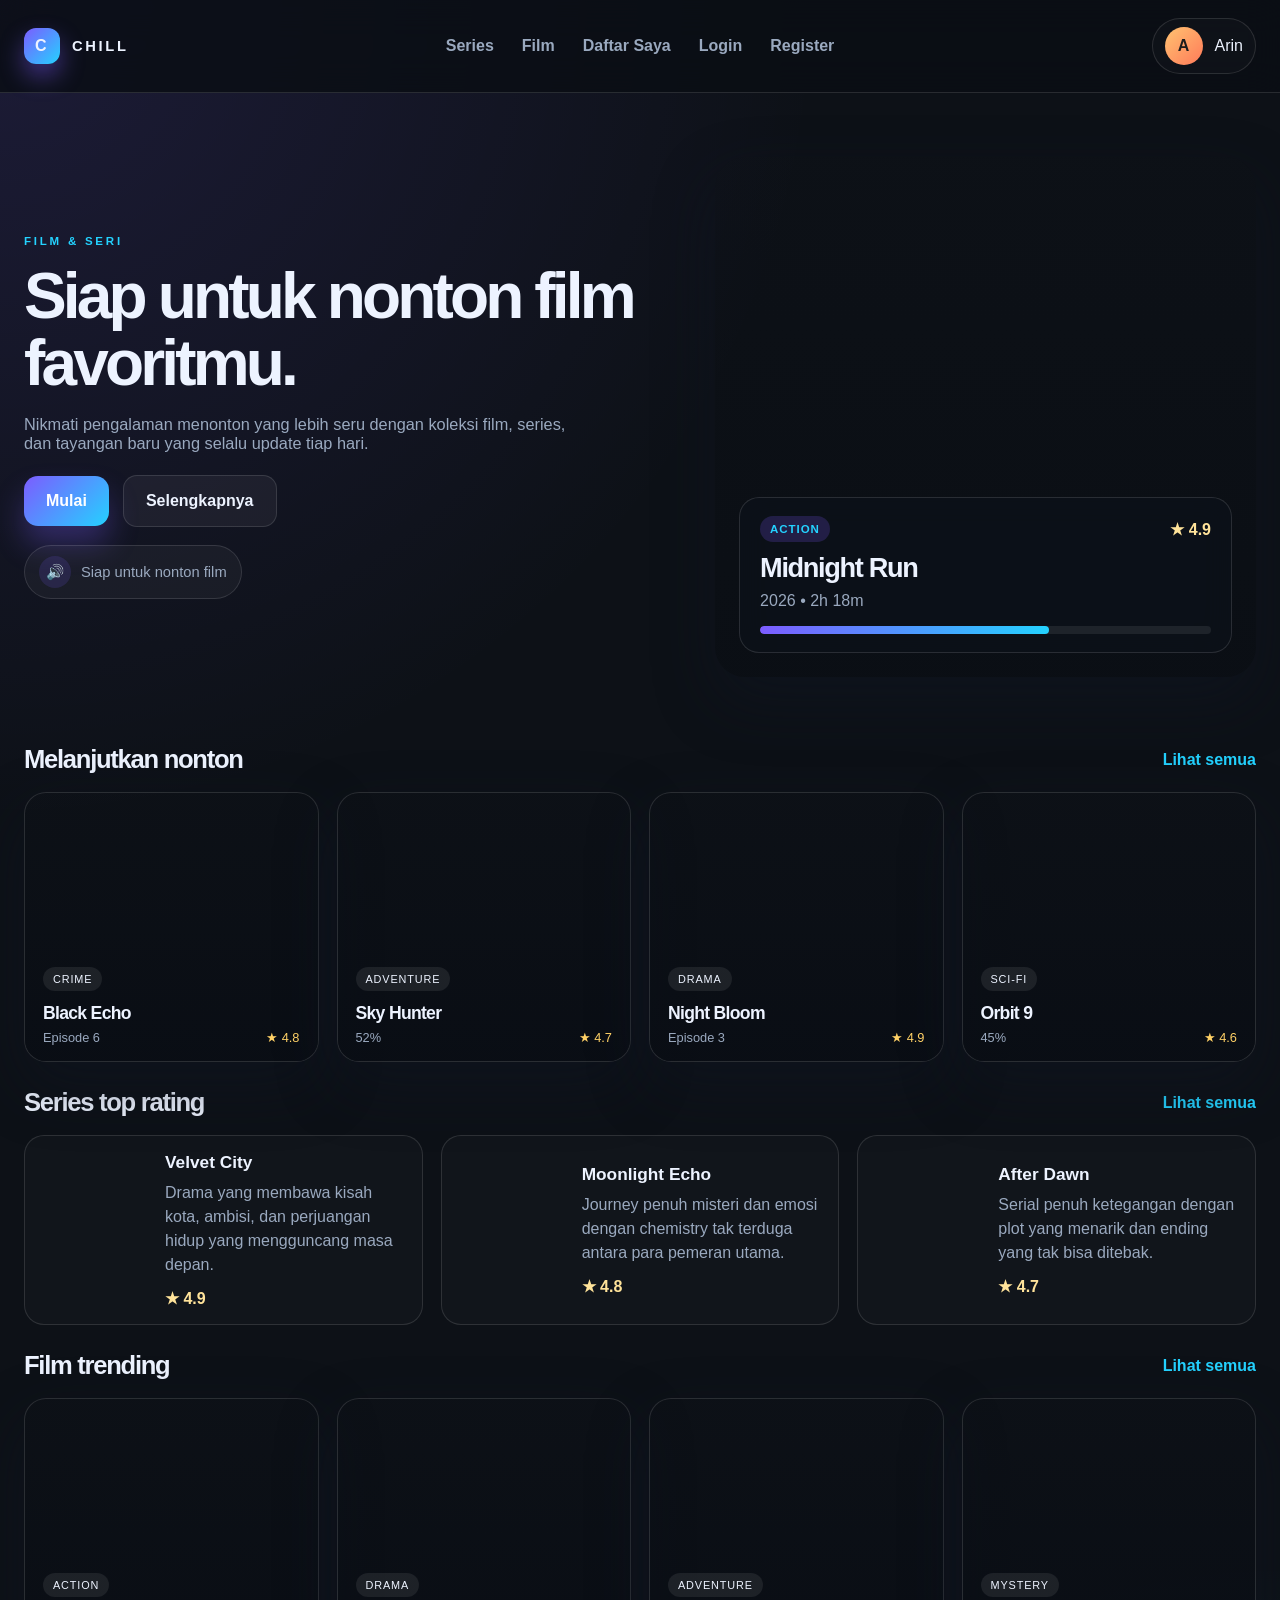
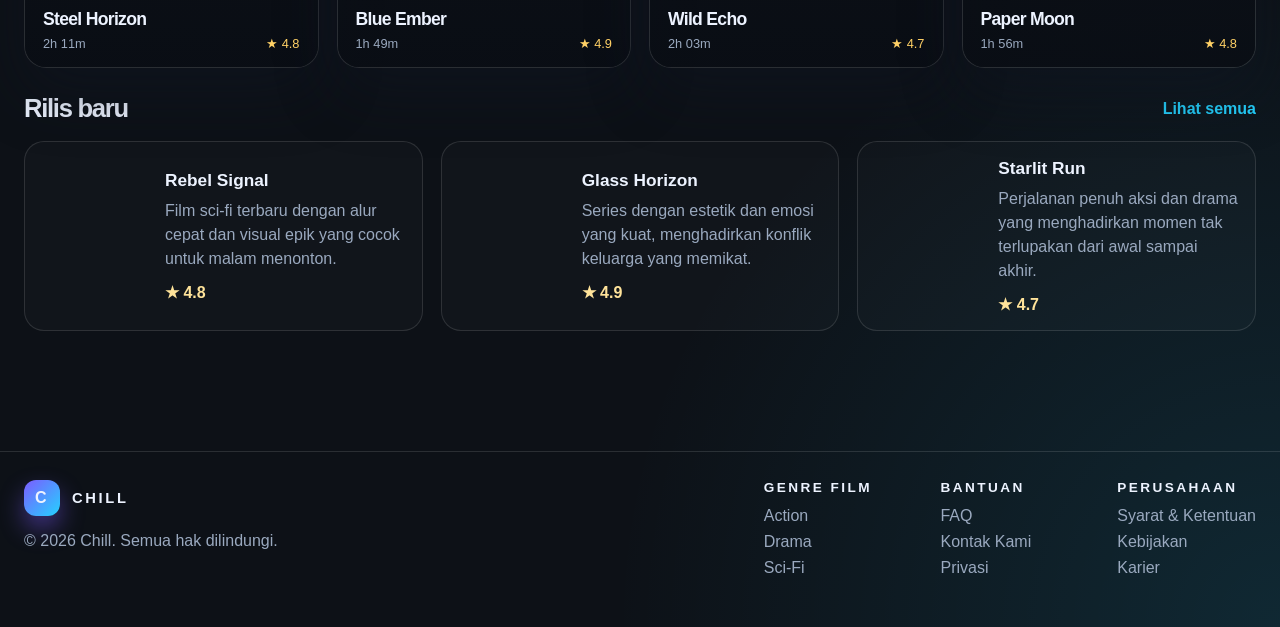
<file: index.html>
<!DOCTYPE html>
<html lang="id">
  <head>
    <meta charset="UTF-8" />
    <meta name="viewport" content="width=device-width, initial-scale=1.0" />
    <title>Chill — Beranda</title>
    <link rel="stylesheet" href="styles.css" />
  </head>
  <body>
    <header class="site-header">
      <div class="header-inner">
        <div class="brand"><span class="brand-mark">C</span> Chill</div>

        <nav class="site-nav" aria-label="Main navigation">
          <a href="#series">Series</a>
          <a href="#film">Film</a>
          <a href="#daftar-saya">Daftar Saya</a>
          <a href="login.html">Login</a>
          <a href="register.html">Register</a>
        </nav>

        <div class="profile-chip" aria-label="Profil pengguna">
          <div class="avatar">A</div>
          <span>Arin</span>
        </div>
      </div>
    </header>

    <main class="page-shell">
      <section class="hero" aria-label="Hero section">
        <div class="hero-copy">
          <p class="eyebrow">Film &amp; Seri</p>
          <h1>Siap untuk nonton film favoritmu.</h1>
          <p class="hero-subtitle">
            Nikmati pengalaman menonton yang lebih seru dengan koleksi film, series, dan tayangan
            baru yang selalu update tiap hari.
          </p>

          <div class="cta-row">
            <a href="#film" class="btn btn-primary">Mulai</a>
            <a href="#series" class="btn btn-secondary">Selengkapnya</a>
          </div>

          <div class="volume-box">
            <span class="volume-icon">🔊</span>
            <span>Siap untuk nonton film</span>
          </div>
        </div>

        <div class="hero-visual" aria-label="Preview film hero">
          <div class="feature-poster"></div>
          <div class="preview-card">
            <div class="preview-meta">
              <span class="tag">Action</span>
              <span class="rating">★ 4.9</span>
            </div>
            <h3>Midnight Run</h3>
            <p>2026 • 2h 18m</p>
            <div class="progress-bar"><span></span></div>
          </div>
        </div>
      </section>

      <section class="section" id="daftar-saya">
        <div class="section-header">
          <h2>Melanjutkan nonton</h2>
          <a href="#">Lihat semua</a>
        </div>

        <div class="media-grid">
          <article class="media-card" style="--poster: url('https://images.unsplash.com/photo-1516280440614-37939bbacd81?auto=format&fit=crop&w=900&q=80');">
            <div class="card-body">
              <span class="card-chip">Crime</span>
              <h3>Black Echo</h3>
              <div class="meta-row">
                <span>Episode 6</span>
                <span class="star">★ 4.8</span>
              </div>
            </div>
          </article>

          <article class="media-card" style="--poster: url('https://images.unsplash.com/photo-1500530855697-b586d89ba3ee?auto=format&fit=crop&w=900&q=80');">
            <div class="card-body">
              <span class="card-chip">Adventure</span>
              <h3>Sky Hunter</h3>
              <div class="meta-row">
                <span>52%</span>
                <span class="star">★ 4.7</span>
              </div>
            </div>
          </article>

          <article class="media-card" style="--poster: url('https://images.unsplash.com/photo-1524989941526-cf5f721f9d3d?auto=format&fit=crop&w=900&q=80');">
            <div class="card-body">
              <span class="card-chip">Drama</span>
              <h3>Night Bloom</h3>
              <div class="meta-row">
                <span>Episode 3</span>
                <span class="star">★ 4.9</span>
              </div>
            </div>
          </article>

          <article class="media-card" style="--poster: url('https://images.unsplash.com/photo-1522869635100-9f4c5e86aa37?auto=format&fit=crop&w=900&q=80');">
            <div class="card-body">
              <span class="card-chip">Sci-Fi</span>
              <h3>Orbit 9</h3>
              <div class="meta-row">
                <span>45%</span>
                <span class="star">★ 4.6</span>
              </div>
            </div>
          </article>
        </div>
      </section>

      <section class="section" id="series">
        <div class="section-header">
          <h2>Series top rating</h2>
          <a href="#">Lihat semua</a>
        </div>

        <div class="listing-grid">
          <article class="listing-card">
            <div class="thumb" style="background-image: url('https://images.unsplash.com/photo-1497032628192-86f99bcd76bc?auto=format&fit=crop&w=700&q=80');"></div>
            <div class="listing-copy">
              <h3>Velvet City</h3>
              <p>Drama yang membawa kisah kota, ambisi, dan perjuangan hidup yang mengguncang masa depan.</p>
              <div class="rating">★ 4.9</div>
            </div>
          </article>

          <article class="listing-card">
            <div class="thumb" style="background-image: url('https://images.unsplash.com/photo-1517841905240-472988babdf9?auto=format&fit=crop&w=700&q=80');"></div>
            <div class="listing-copy">
              <h3>Moonlight Echo</h3>
              <p>Journey penuh misteri dan emosi dengan chemistry tak terduga antara para pemeran utama.</p>
              <div class="rating">★ 4.8</div>
            </div>
          </article>

          <article class="listing-card">
            <div class="thumb" style="background-image: url('https://images.unsplash.com/photo-1515377905703-c4788e51af15?auto=format&fit=crop&w=700&q=80');"></div>
            <div class="listing-copy">
              <h3>After Dawn</h3>
              <p>Serial penuh ketegangan dengan plot yang menarik dan ending yang tak bisa ditebak.</p>
              <div class="rating">★ 4.7</div>
            </div>
          </article>
        </div>
      </section>

      <section class="section" id="film">
        <div class="section-header">
          <h2>Film trending</h2>
          <a href="#">Lihat semua</a>
        </div>

        <div class="media-grid">
          <article class="media-card" style="--poster: url('https://images.unsplash.com/photo-1513106580091-1d82408b8cd6?auto=format&fit=crop&w=900&q=80');">
            <div class="card-body">
              <span class="card-chip">Action</span>
              <h3>Steel Horizon</h3>
              <div class="meta-row">
                <span>2h 11m</span>
                <span class="star">★ 4.8</span>
              </div>
            </div>
          </article>

          <article class="media-card" style="--poster: url('https://images.unsplash.com/photo-1521714161819-1558fb4c9c46?auto=format&fit=crop&w=900&q=80');">
            <div class="card-body">
              <span class="card-chip">Drama</span>
              <h3>Blue Ember</h3>
              <div class="meta-row">
                <span>1h 49m</span>
                <span class="star">★ 4.9</span>
              </div>
            </div>
          </article>

          <article class="media-card" style="--poster: url('https://images.unsplash.com/photo-1492691527719-9d1e07e534b4?auto=format&fit=crop&w=900&q=80');">
            <div class="card-body">
              <span class="card-chip">Adventure</span>
              <h3>Wild Echo</h3>
              <div class="meta-row">
                <span>2h 03m</span>
                <span class="star">★ 4.7</span>
              </div>
            </div>
          </article>

          <article class="media-card" style="--poster: url('https://images.unsplash.com/photo-1517602302552-471fe67acf66?auto=format&fit=crop&w=900&q=80');">
            <div class="card-body">
              <span class="card-chip">Mystery</span>
              <h3>Paper Moon</h3>
              <div class="meta-row">
                <span>1h 56m</span>
                <span class="star">★ 4.8</span>
              </div>
            </div>
          </article>
        </div>
      </section>

      <section class="section">
        <div class="section-header">
          <h2>Rilis baru</h2>
          <a href="#">Lihat semua</a>
        </div>

        <div class="listing-grid">
          <article class="listing-card">
            <div class="thumb" style="background-image: url('https://images.unsplash.com/photo-1529156069898-49953e39b3ac?auto=format&fit=crop&w=700&q=80');"></div>
            <div class="listing-copy">
              <h3>Rebel Signal</h3>
              <p>Film sci-fi terbaru dengan alur cepat dan visual epik yang cocok untuk malam menonton.</p>
              <div class="rating">★ 4.8</div>
            </div>
          </article>

          <article class="listing-card">
            <div class="thumb" style="background-image: url('https://images.unsplash.com/photo-1469474968028-56623f02e42e?auto=format&fit=crop&w=700&q=80');"></div>
            <div class="listing-copy">
              <h3>Glass Horizon</h3>
              <p>Series dengan estetik dan emosi yang kuat, menghadirkan konflik keluarga yang memikat.</p>
              <div class="rating">★ 4.9</div>
            </div>
          </article>

          <article class="listing-card">
            <div class="thumb" style="background-image: url('https://images.unsplash.com/photo-1489599849927-2ee91cede3ba?auto=format&fit=crop&w=700&q=80');"></div>
            <div class="listing-copy">
              <h3>Starlit Run</h3>
              <p>Perjalanan penuh aksi dan drama yang menghadirkan momen tak terlupakan dari awal sampai akhir.</p>
              <div class="rating">★ 4.7</div>
            </div>
          </article>
        </div>
      </section>
    </main>

    <footer class="site-footer">
      <div class="footer-inner">
        <div class="footer-brand">
          <div class="brand"><span class="brand-mark">C</span> Chill</div>
          <p>© 2026 Chill. Semua hak dilindungi.</p>
        </div>

        <div class="footer-links">
          <div>
            <h4>Genre Film</h4>
            <a href="#">Action</a>
            <a href="#">Drama</a>
            <a href="#">Sci-Fi</a>
          </div>

          <div>
            <h4>Bantuan</h4>
            <a href="#">FAQ</a>
            <a href="#">Kontak Kami</a>
            <a href="#">Privasi</a>
          </div>

          <div>
            <h4>Perusahaan</h4>
            <a href="#">Syarat &amp; Ketentuan</a>
            <a href="#">Kebijakan</a>
            <a href="#">Karier</a>
          </div>
        </div>
      </div>
    </footer>
  </body>
</html>
</file>
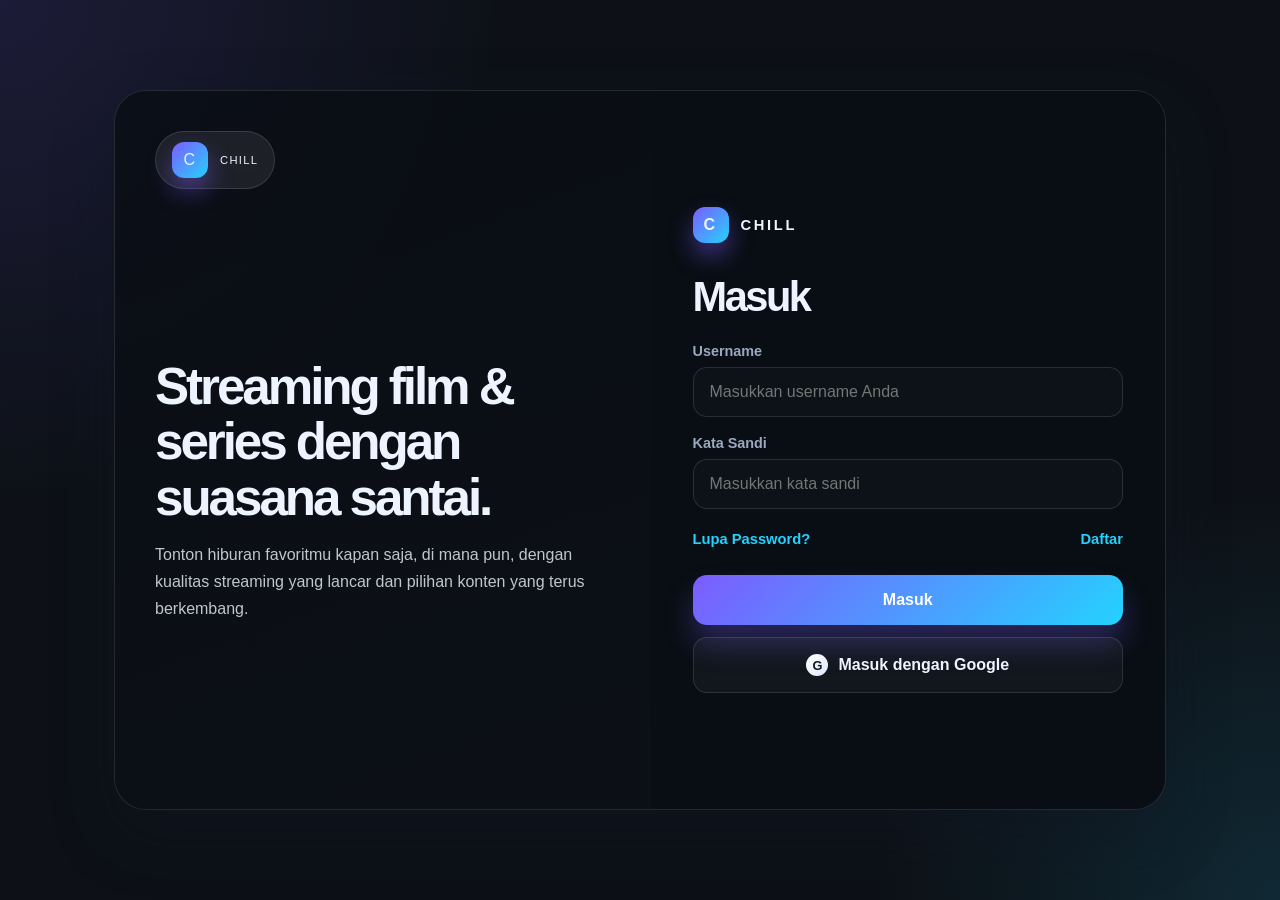
<file: login.html>
<!DOCTYPE html>
<html lang="en">
  <head>
    <meta charset="UTF-8" />
    <meta name="viewport" content="width=device-width, initial-scale=1.0" />
    <title>Chill — Masuk</title>
    <link rel="stylesheet" href="styles.css" />
  </head>
  <body class="auth-page">
    <div class="auth-shell">
      <div class="auth-layout">
        <aside class="auth-visual">
          <div class="auth-badge"><span class="brand-mark">C</span> Chill</div>
          <div class="auth-copy">
            <h2>Streaming film & series dengan suasana santai.</h2>
            <p>
              Tonton hiburan favoritmu kapan saja, di mana pun, dengan kualitas streaming yang
              lancar dan pilihan konten yang terus berkembang.
            </p>
          </div>
        </aside>

        <main class="auth-card">
          <div class="brand inline-brand"><span class="brand-mark">C</span> Chill</div>
          <h1>Masuk</h1>

          <form class="auth-form">
            <div class="field">
              <label for="username">Username</label>
              <input id="username" type="text" placeholder="Masukkan username Anda" />
            </div>

            <div class="field">
              <label for="password">Kata Sandi</label>
              <input id="password" type="password" placeholder="Masukkan kata sandi" />
            </div>

            <div class="auth-links">
              <a href="#">Lupa Password?</a>
              <a href="register.html">Daftar</a>
            </div>

            <div class="auth-actions">
              <button class="btn btn-primary" type="submit">Masuk</button>
              <button class="btn btn-google" type="button">
                <span class="google-mark">G</span>
                Masuk dengan Google
              </button>
            </div>
          </form>
        </main>
      </div>
    </div>
  </body>
</html>
</file>
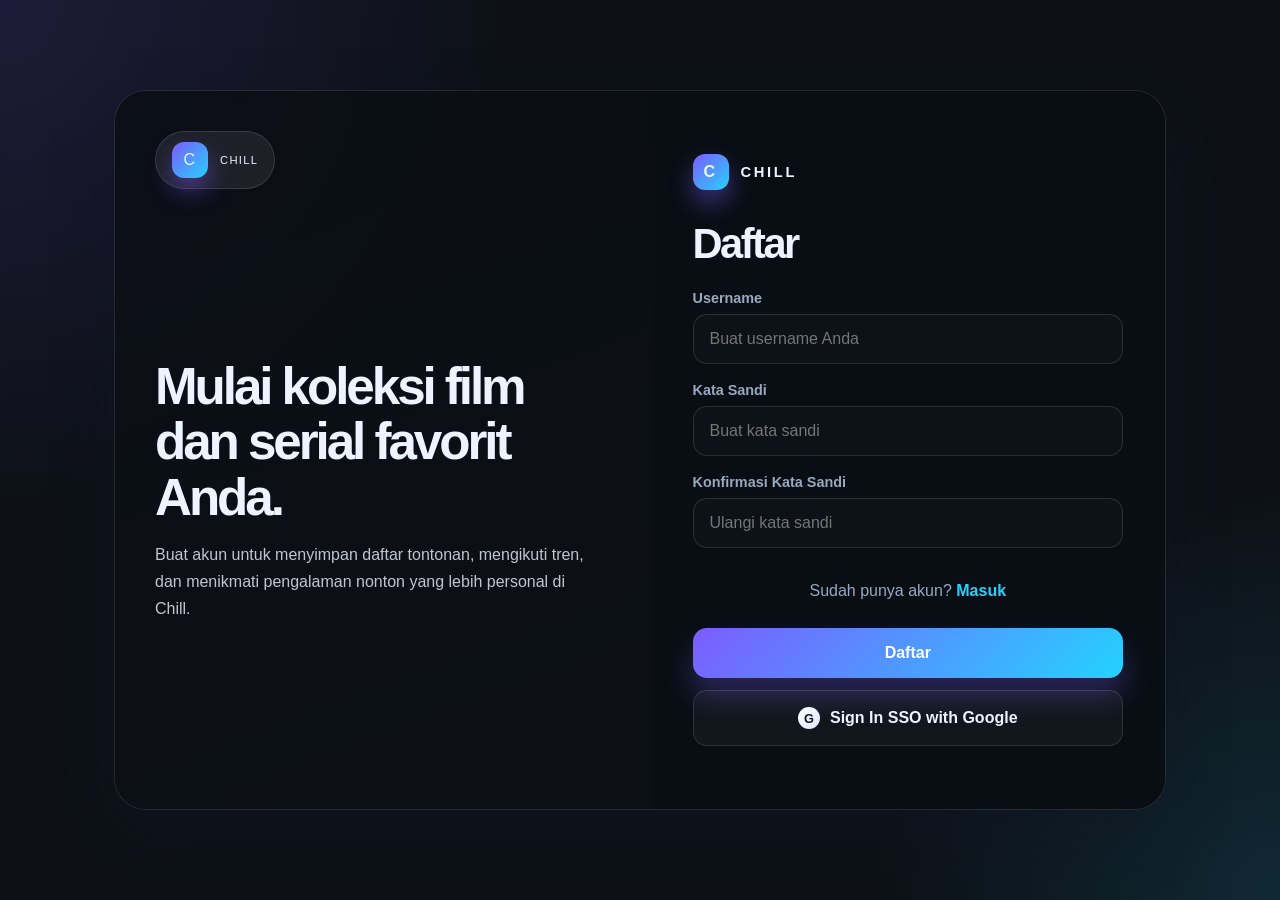
<file: register.html>
<!DOCTYPE html>
<html lang="en">
  <head>
    <meta charset="UTF-8" />
    <meta name="viewport" content="width=device-width, initial-scale=1.0" />
    <title>Chill — Daftar</title>
    <link rel="stylesheet" href="styles.css" />
  </head>
  <body class="auth-page">
    <div class="auth-shell">
      <div class="auth-layout">
        <aside class="auth-visual">
          <div class="auth-badge"><span class="brand-mark">C</span> Chill</div>
          <div class="auth-copy">
            <h2>Mulai koleksi film dan serial favorit Anda.</h2>
            <p>
              Buat akun untuk menyimpan daftar tontonan, mengikuti tren, dan menikmati pengalaman
              nonton yang lebih personal di Chill.
            </p>
          </div>
        </aside>

        <main class="auth-card">
          <div class="brand inline-brand"><span class="brand-mark">C</span> Chill</div>
          <h1>Daftar</h1>

          <form class="auth-form">
            <div class="field">
              <label for="register-username">Username</label>
              <input id="register-username" type="text" placeholder="Buat username Anda" />
            </div>

            <div class="field">
              <label for="register-password">Kata Sandi</label>
              <input id="register-password" type="password" placeholder="Buat kata sandi" />
            </div>

            <div class="field">
              <label for="confirm-password">Konfirmasi Kata Sandi</label>
              <input id="confirm-password" type="password" placeholder="Ulangi kata sandi" />
            </div>

            <div class="switch-copy">
              <span>Sudah punya akun? </span><a href="login.html">Masuk</a>
            </div>

            <div class="auth-actions">
              <button class="btn btn-primary" type="submit">Daftar</button>
              <button class="btn btn-google" type="button">
                <span class="google-mark">G</span>
                Sign In SSO with Google
              </button>
            </div>
          </form>
        </main>
      </div>
    </div>
  </body>
</html>
</file>
<file: styles.css>
:root {
  --bg: #0d1117;
  --bg-soft: #121b2a;
  --panel: rgba(18, 25, 36, 0.9);
  --panel-strong: #162130;
  --card: #1d2a39;
  --card-alt: #0f1724;
  --text: #edf3ff;
  --muted: #9aa9bf;
  --line: rgba(255, 255, 255, 0.12);
  --primary: #7c5cff;
  --primary-2: #24d2ff;
  --accent: #ffb454;
  --success: #4ade80;
  --danger: #ff5d7a;
  --shadow: 0 24px 60px rgba(15, 23, 36, 0.45);
}

* {
  box-sizing: border-box;
}

html {
  scroll-behavior: smooth;
}

body {
  margin: 0;
  font-family: Inter, "Segoe UI", sans-serif;
  background:
    radial-gradient(circle at top left, rgba(124, 92, 255, 0.14), transparent 32%),
    radial-gradient(circle at bottom right, rgba(36, 210, 255, 0.12), transparent 26%),
    var(--bg);
  color: var(--text);
}

a {
  color: inherit;
  text-decoration: none;
}

img {
  max-width: 100%;
  display: block;
}

button,
input {
  font: inherit;
}

.page-shell,
.auth-shell {
  max-width: 1280px;
  margin: 0 auto;
  padding: 0 24px;
}

.site-header {
  position: sticky;
  top: 0;
  z-index: 10;
  backdrop-filter: blur(18px);
  background: rgba(10, 14, 20, 0.82);
  border-bottom: 1px solid var(--line);
}

.header-inner {
  max-width: 1280px;
  margin: 0 auto;
  padding: 18px 24px;
  display: flex;
  align-items: center;
  justify-content: space-between;
  gap: 18px;
}

.brand {
  display: inline-flex;
  align-items: center;
  gap: 12px;
  font-weight: 700;
  letter-spacing: 0.18em;
  text-transform: uppercase;
  font-size: 0.92rem;
}

.brand-mark {
  width: 36px;
  height: 36px;
  display: grid;
  place-items: center;
  border-radius: 12px;
  background: linear-gradient(135deg, var(--primary), var(--primary-2));
  box-shadow: 0 12px 24px rgba(124, 92, 255, 0.45);
  font-size: 1rem;
}

.site-nav {
  display: flex;
  align-items: center;
  gap: 28px;
  color: var(--muted);
  font-weight: 600;
}

.site-nav a {
  transition: 0.2s ease;
}

.site-nav a:hover,
.site-nav a:focus-visible {
  color: var(--text);
}

.profile-chip {
  display: inline-flex;
  align-items: center;
  gap: 12px;
  padding: 8px 12px;
  border: 1px solid var(--line);
  border-radius: 999px;
  background: rgba(255, 255, 255, 0.02);
}

.avatar {
  width: 38px;
  height: 38px;
  border-radius: 50%;
  background: linear-gradient(135deg, #ffc371, #ff7a59);
  display: grid;
  place-items: center;
  font-weight: 800;
  color: #1d1d1d;
}

.page-shell {
  padding-top: 34px;
  padding-bottom: 72px;
}

.hero {
  display: grid;
  grid-template-columns: 1.1fr 0.9fr;
  gap: 30px;
  align-items: center;
  padding: 30px 0 42px;
}

.hero-copy {
  position: relative;
}

.eyebrow {
  margin: 0 0 16px;
  text-transform: uppercase;
  letter-spacing: 0.24em;
  color: var(--primary-2);
  font-size: 0.72rem;
  font-weight: 700;
}

.hero h1 {
  margin: 0;
  font-size: clamp(2.4rem, 5vw, 4.2rem);
  line-height: 1.05;
  letter-spacing: -0.06em;
}

.hero-subtitle {
  margin: 18px 0 22px;
  color: var(--muted);
  max-width: 560px;
  font-size: 1.02rem;
}

.cta-row {
  display: flex;
  flex-wrap: wrap;
  align-items: center;
  gap: 14px;
  margin-bottom: 18px;
}

.btn {
  display: inline-flex;
  align-items: center;
  justify-content: center;
  gap: 10px;
  border: 0;
  border-radius: 14px;
  padding: 16px 22px;
  cursor: pointer;
  transition: transform 0.2s ease, box-shadow 0.2s ease;
  font-weight: 700;
}

.btn:hover,
.btn:focus-visible {
  transform: translateY(-1px);
}

.btn-primary {
  background: linear-gradient(135deg, var(--primary), var(--primary-2));
  color: white;
  box-shadow: 0 18px 30px rgba(124, 92, 255, 0.3);
}

.btn-secondary {
  background: rgba(255, 255, 255, 0.05);
  border: 1px solid var(--line);
  color: var(--text);
}

.volume-box {
  display: inline-flex;
  align-items: center;
  gap: 10px;
  padding: 10px 14px;
  background: rgba(255, 255, 255, 0.04);
  border: 1px solid var(--line);
  border-radius: 999px;
  color: var(--muted);
  font-size: 0.92rem;
}

.volume-icon {
  width: 32px;
  height: 32px;
  display: grid;
  place-items: center;
  border-radius: 50%;
  background: rgba(124, 92, 255, 0.15);
  color: var(--primary-2);
}

.hero-visual {
  position: relative;
  min-height: 520px;
}

.feature-poster {
  position: absolute;
  inset: 0 0 0 0;
  border-radius: 30px;
  background-image: url("https://images.unsplash.com/photo-1517604931442-7e0c8ed2963c?auto=format&fit=crop&w=900&q=80");
  background-size: cover;
  background-position: center;
  box-shadow: var(--shadow);
  overflow: hidden;
}

.feature-poster::before {
  content: "";
  position: absolute;
  inset: 0;
  background: linear-gradient(180deg, rgba(10, 14, 20, 0.1), rgba(10, 14, 20, 0.82));
}

.preview-card {
  position: absolute;
  right: 24px;
  bottom: 24px;
  left: 24px;
  padding: 18px 20px;
  background: rgba(12, 18, 26, 0.76);
  border: 1px solid rgba(255, 255, 255, 0.12);
  border-radius: 20px;
  backdrop-filter: blur(14px);
}

.preview-meta {
  display: flex;
  justify-content: space-between;
  align-items: center;
  gap: 16px;
  margin-bottom: 10px;
}

.tag {
  display: inline-flex;
  align-items: center;
  justify-content: center;
  padding: 7px 10px;
  border-radius: 999px;
  background: rgba(124, 92, 255, 0.2);
  color: var(--primary-2);
  font-weight: 700;
  font-size: 0.72rem;
  letter-spacing: 0.08em;
  text-transform: uppercase;
}

.preview-card h3 {
  margin: 0;
  font-size: 1.7rem;
  letter-spacing: -0.05em;
}

.preview-card p {
  margin: 8px 0 16px;
  color: var(--muted);
}

.progress-bar {
  height: 8px;
  background: rgba(255, 255, 255, 0.08);
  border-radius: 999px;
  overflow: hidden;
}

.progress-bar span {
  display: block;
  width: 64%;
  height: 100%;
  background: linear-gradient(90deg, var(--primary), var(--primary-2));
  border-radius: inherit;
}

.section {
  margin-top: 26px;
}

.section-header {
  display: flex;
  align-items: center;
  justify-content: space-between;
  gap: 20px;
  margin-bottom: 18px;
}

.section-header h2 {
  margin: 0;
  font-size: clamp(1.5rem, 2vw, 2.1rem);
  letter-spacing: -0.05em;
}

.section-header a {
  color: var(--primary-2);
  font-weight: 600;
}

.media-grid {
  display: grid;
  grid-template-columns: repeat(4, minmax(0, 1fr));
  gap: 18px;
}

.media-card {
  position: relative;
  min-height: 270px;
  border-radius: 22px;
  overflow: hidden;
  border: 1px solid var(--line);
  background-image: var(--poster);
  background-size: cover;
  background-position: center;
  box-shadow: var(--shadow);
}

.media-card::before {
  content: "";
  position: absolute;
  inset: 0;
  background: linear-gradient(180deg, rgba(9, 13, 20, 0.1), rgba(9, 13, 20, 0.88));
}

.media-card > * {
  position: relative;
  z-index: 1;
}

.media-card .card-body {
  position: absolute;
  inset: auto 0 0 0;
  padding: 18px 18px 16px;
}

.card-chip {
  display: inline-flex;
  align-items: center;
  justify-content: center;
  padding: 6px 10px;
  border-radius: 999px;
  background: rgba(255, 255, 255, 0.08);
  color: var(--text);
  font-size: 0.68rem;
  text-transform: uppercase;
  letter-spacing: 0.08em;
}

.media-card h3 {
  margin: 12px 0 6px;
  font-size: 1.1rem;
  letter-spacing: -0.04em;
}

.meta-row {
  display: flex;
  align-items: center;
  justify-content: space-between;
  gap: 14px;
  color: var(--muted);
  font-size: 0.8rem;
}

.star {
  color: #ffd166;
}

.listing-grid {
  display: grid;
  grid-template-columns: repeat(3, minmax(0, 1fr));
  gap: 18px;
}

.listing-card {
  display: flex;
  gap: 16px;
  align-items: center;
  background: rgba(255, 255, 255, 0.02);
  border: 1px solid var(--line);
  border-radius: 20px;
  padding: 16px;
}

.listing-card .thumb {
  width: 108px;
  height: 150px;
  border-radius: 16px;
  background-size: cover;
  background-position: center;
  flex-shrink: 0;
}

.listing-copy h3 {
  margin: 0 0 8px;
  font-size: 1.08rem;
}

.listing-copy p {
  margin: 0 0 12px;
  color: var(--muted);
  line-height: 1.5;
}

.rating {
  font-weight: 700;
  color: #ffe39a;
}

.site-footer {
  border-top: 1px solid var(--line);
  padding: 28px 24px 42px;
  margin-top: 48px;
}

.footer-inner {
  max-width: 1280px;
  margin: 0 auto;
  display: flex;
  align-items: flex-start;
  justify-content: space-between;
  gap: 22px;
  flex-wrap: wrap;
}

.footer-brand {
  max-width: 340px;
}

.footer-brand p,
.footer-links a,
.footer-links span {
  color: var(--muted);
}

.footer-links {
  display: grid;
  grid-template-columns: repeat(3, minmax(120px, 1fr));
  gap: 18px 38px;
}

.footer-links h4 {
  margin: 0 0 12px;
  font-size: 0.85rem;
  letter-spacing: 0.18em;
  text-transform: uppercase;
  color: var(--text);
}

.footer-links a {
  display: block;
  margin-bottom: 8px;
}

.auth-page {
  min-height: 100vh;
  display: grid;
  place-items: center;
  padding: 28px 18px;
}

.auth-shell {
  width: min(1100px, 100%);
}

.auth-layout {
  display: grid;
  grid-template-columns: 1.02fr 0.98fr;
  min-height: 720px;
  border: 1px solid var(--line);
  border-radius: 32px;
  overflow: hidden;
  background: rgba(8, 12, 18, 0.78);
  box-shadow: var(--shadow);
}

.auth-visual {
  position: relative;
  padding: 40px;
  background-image: url("https://images.unsplash.com/photo-1489599849927-2ee91cede3ba?auto=format&fit=crop&w=1200&q=80");
  background-size: cover;
  background-position: center;
}

.auth-visual::before {
  content: "";
  position: absolute;
  inset: 0;
  background: linear-gradient(160deg, rgba(13, 17, 23, 0.28), rgba(13, 17, 23, 0.88));
}

.auth-visual > * {
  position: relative;
  z-index: 1;
}

.auth-badge {
  display: inline-flex;
  align-items: center;
  gap: 12px;
  padding: 10px 16px;
  border-radius: 999px;
  background: rgba(255, 255, 255, 0.08);
  border: 1px solid rgba(255, 255, 255, 0.12);
  backdrop-filter: blur(8px);
  letter-spacing: 0.12em;
  font-size: 0.7rem;
  text-transform: uppercase;
}

.auth-copy {
  margin-top: 170px;
  max-width: 440px;
}

.auth-copy h2 {
  margin: 0 0 16px;
  font-size: clamp(2.2rem, 4vw, 3.2rem);
  line-height: 1.08;
  letter-spacing: -0.06em;
}

.auth-copy p {
  margin: 0;
  color: rgba(237, 243, 255, 0.8);
  line-height: 1.7;
}

.auth-card {
  display: flex;
  flex-direction: column;
  justify-content: center;
  background: rgba(9, 14, 19, 0.86);
  padding: 52px 42px;
}

.inline-brand {
  margin-bottom: 30px;
}

.auth-card h1 {
  margin: 0 0 22px;
  font-size: clamp(2rem, 4vw, 2.6rem);
  letter-spacing: -0.06em;
}

.auth-form {
  display: grid;
  gap: 18px;
}

.field {
  display: grid;
  gap: 8px;
}

.field label {
  color: var(--muted);
  font-size: 0.9rem;
  font-weight: 600;
}

.field input {
  border: 1px solid var(--line);
  background: rgba(255, 255, 255, 0.02);
  border-radius: 14px;
  padding: 15px 16px;
  color: var(--text);
  outline: none;
  transition: border-color 0.2s ease, box-shadow 0.2s ease;
}

.field input:focus {
  border-color: rgba(124, 92, 255, 0.8);
  box-shadow: 0 0 0 4px rgba(124, 92, 255, 0.12);
}

.auth-links {
  display: flex;
  justify-content: space-between;
  align-items: center;
  gap: 12px;
  margin-top: 4px;
  color: var(--muted);
  font-size: 0.92rem;
}

.auth-links a {
  color: var(--primary-2);
  font-weight: 600;
}

.auth-actions {
  display: grid;
  gap: 12px;
  margin-top: 10px;
}

.btn-google {
  background: rgba(255, 255, 255, 0.04);
  color: var(--text);
  border: 1px solid var(--line);
}

.google-mark {
  width: 22px;
  height: 22px;
  border-radius: 50%;
  display: grid;
  place-items: center;
  background: linear-gradient(135deg, #fff, #dfe7ff);
  color: #111827;
  font-weight: 800;
  font-size: 0.8rem;
}

.switch-copy {
  margin-top: 16px;
  text-align: center;
  color: var(--muted);
}

.switch-copy a {
  color: var(--primary-2);
  font-weight: 700;
}

@media (max-width: 980px) {
  .hero,
  .auth-layout {
    grid-template-columns: 1fr;
  }

  .hero-visual {
    min-height: 420px;
  }

  .auth-visual {
    min-height: 320px;
  }

  .auth-copy {
    margin-top: 110px;
  }

  .media-grid {
    grid-template-columns: repeat(2, minmax(0, 1fr));
  }

  .listing-grid {
    grid-template-columns: 1fr;
  }
}

@media (max-width: 700px) {
  .header-inner {
    flex-wrap: wrap;
  }

  .site-nav {
    order: 3;
    width: 100%;
    justify-content: space-between;
    gap: 12px;
    font-size: 0.9rem;
  }

  .brand {
    letter-spacing: 0.1em;
  }

  .media-grid {
    grid-template-columns: 1fr;
  }

  .section-header {
    align-items: flex-start;
    flex-direction: column;
  }

  .footer-links {
    grid-template-columns: 1fr;
  }

  .auth-card {
    padding: 36px 24px;
  }

  .auth-copy {
    margin-top: 80px;
  }
}
</file>
